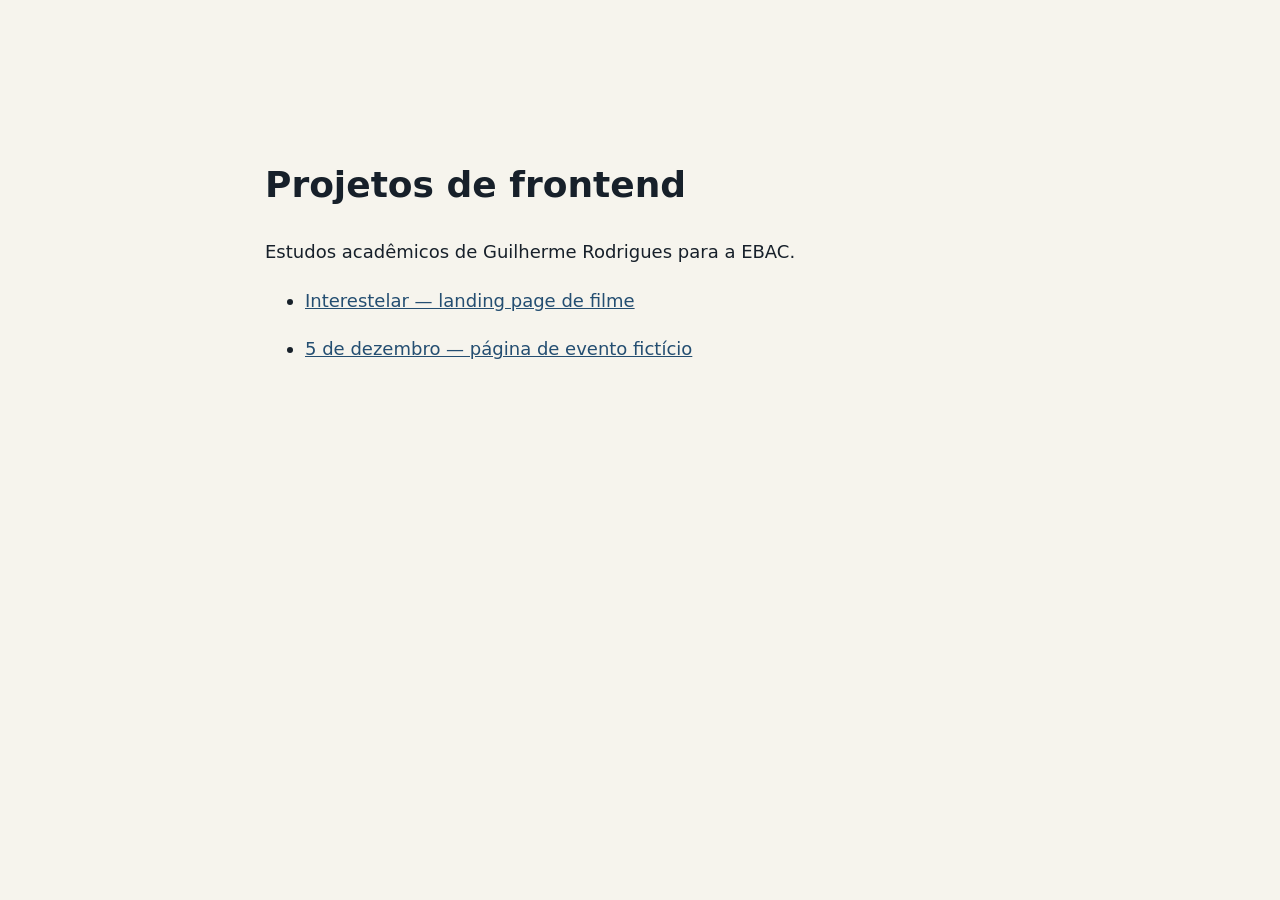
<file: index.html>
<!doctype html><html lang="pt-BR"><meta charset="utf-8"><meta name="viewport" content="width=device-width, initial-scale=1"><title>Projetos EBAC — Guilherme</title><style>body{font:18px/1.6 system-ui;max-width:750px;margin:12vh auto;padding:24px;color:#17202a;background:#f6f4ed}a{color:#244e71}li{margin:20px 0}</style><h1>Projetos de frontend</h1><p>Estudos acadêmicos de Guilherme Rodrigues para a EBAC.</p><ul><li><a href="filme/">Interestelar — landing page de filme</a></li><li><a href="evento/">5 de dezembro — página de evento fictício</a></li></ul></html>
</file>
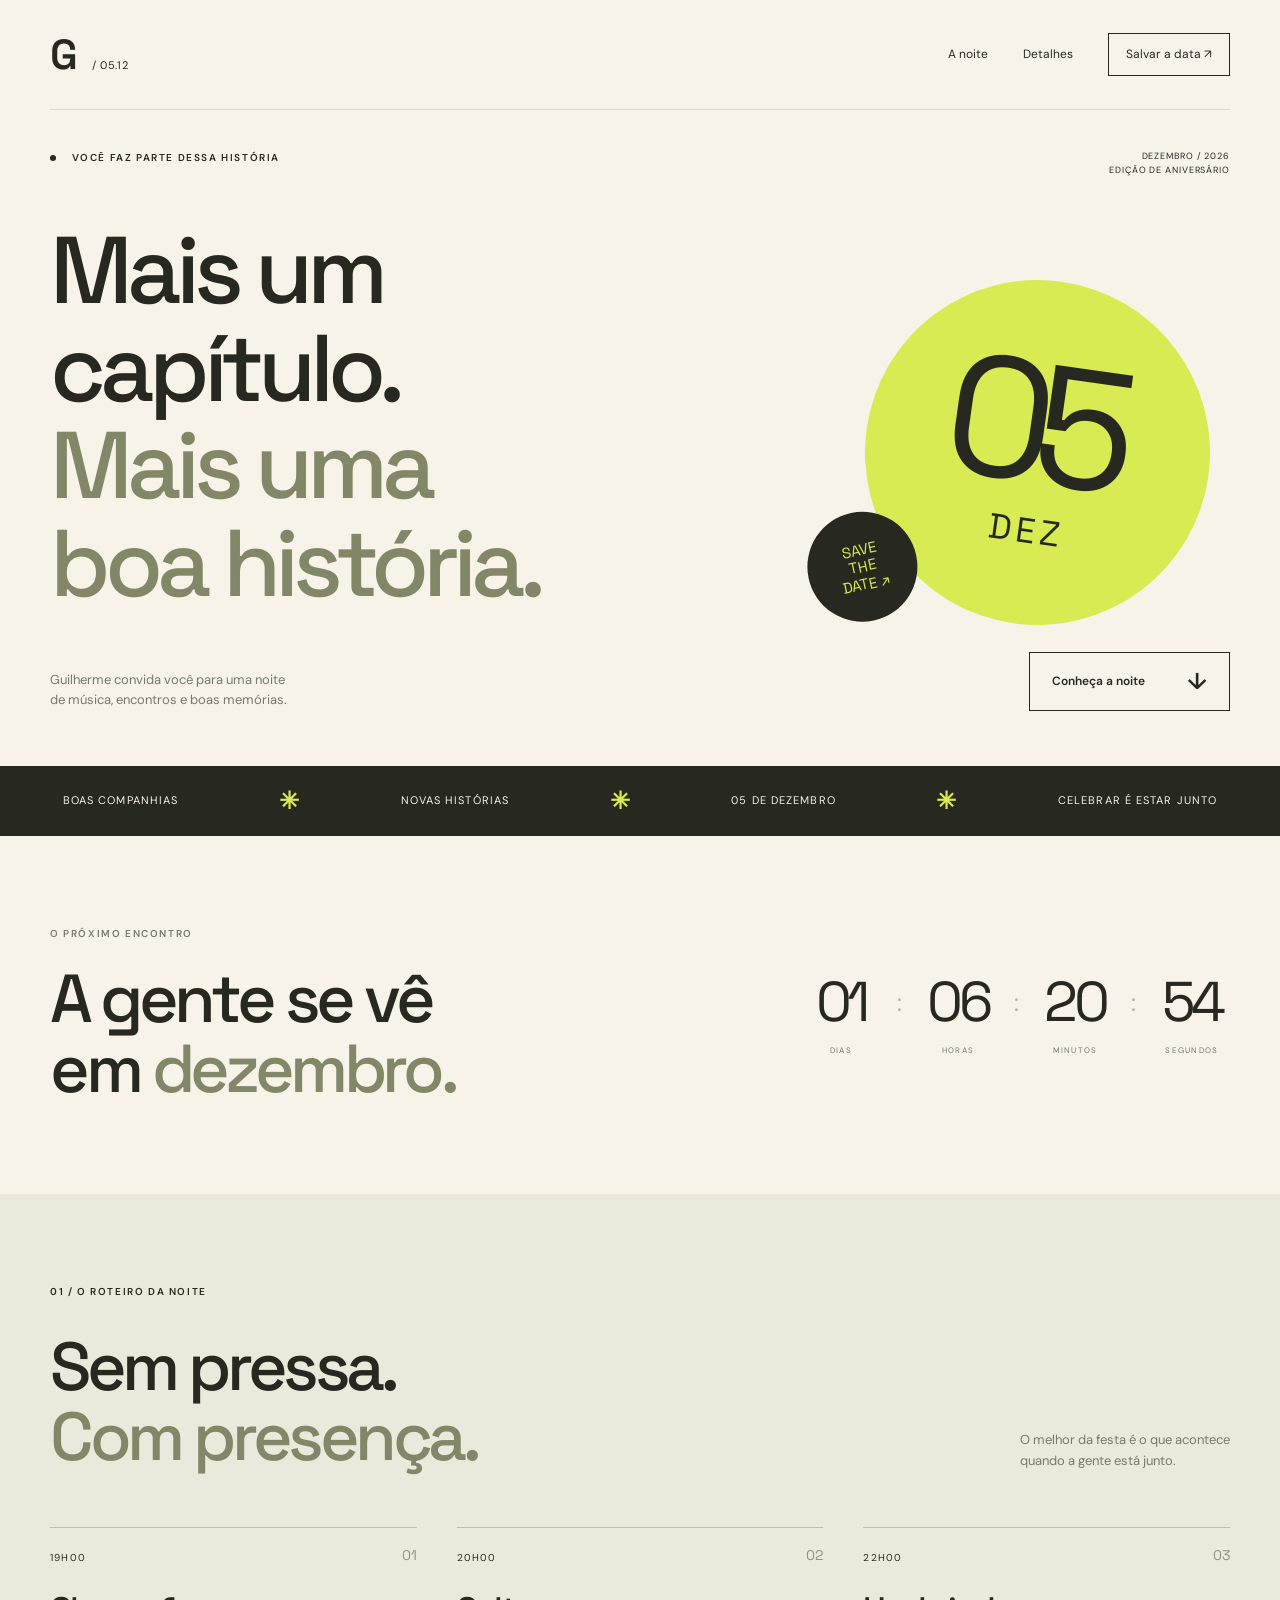
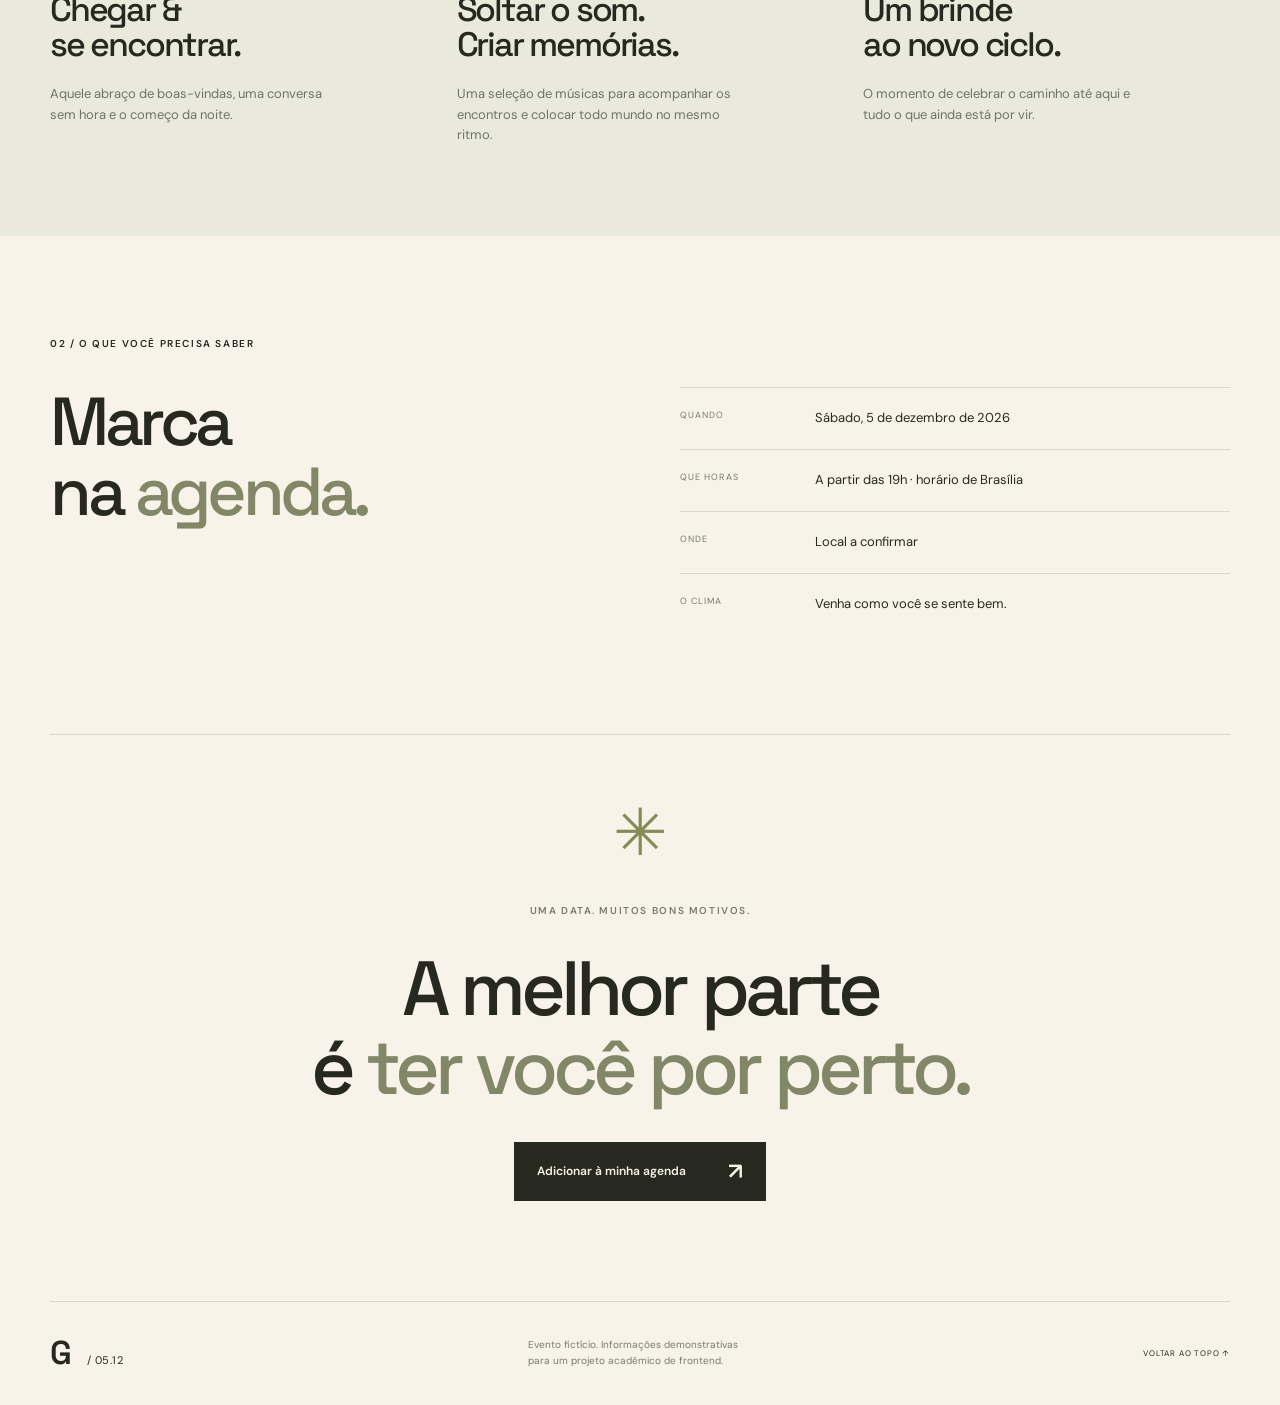
<file: evento/index.html>
<!doctype html><html lang="pt-BR"><head><meta charset="utf-8"><meta name="viewport" content="width=device-width,initial-scale=1"><meta name="description" content="5 de dezembro: uma noite para celebrar. Landing page de evento fictício."><title>05 DEZ — uma noite para celebrar</title><link rel="stylesheet" href="style.css"><script src="main.js" defer></script></head><body>
<a class="skip" href="#principal">Pular para o conteúdo</a>
<header class="wrap header"><a class="logo" href="#inicio">G<span> / 05.12</span></a><nav aria-label="Principal"><a href="#programacao">A noite</a><a href="#detalhes">Detalhes</a><a class="nav-cta" href="evento.ics" download>Salvar a data ↗</a></nav></header>
<main id="principal"><section class="hero wrap" id="inicio"><div class="hero-top"><p class="eyebrow"><span></span> VOCÊ FAZ PARTE DESSA HISTÓRIA</p><p class="edition">DEZEMBRO / 2026<br>EDIÇÃO DE ANIVERSÁRIO</p></div><h1>Mais um<br>capítulo.<i>Mais uma<br>boa história.</i></h1><div class="date-art" aria-hidden="true"><span>05</span><strong>DEZ</strong><div class="sticker">SAVE<br>THE<br>DATE ↗</div></div><div class="hero-bottom"><p>Guilherme convida você para uma noite<br>de música, encontros e boas memórias.</p><a class="button" href="#programacao">Conheça a noite <span>↓</span></a></div></section>
<div class="ticker" aria-hidden="true"><span>BOAS COMPANHIAS</span><b>✳</b><span>NOVAS HISTÓRIAS</span><b>✳</b><span>05 DE DEZEMBRO</span><b>✳</b><span>CELEBRAR É ESTAR JUNTO</span></div>
<section class="countdown wrap" aria-labelledby="countdown-heading"><div><p class="eyebrow">O PRÓXIMO ENCONTRO</p><h2 id="countdown-heading">A gente se vê<br>em <i>dezembro.</i></h2></div><div class="clock" aria-label="Contagem regressiva para 5 de dezembro de 2026, às 19 horas"><div><strong id="dias">--</strong><span>DIAS</span></div><b>:</b><div><strong id="horas">--</strong><span>HORAS</span></div><b>:</b><div><strong id="minutos">--</strong><span>MINUTOS</span></div><b>:</b><div><strong id="segundos">--</strong><span>SEGUNDOS</span></div></div><p id="status" class="clock-status" role="status"></p></section>
<section class="night" id="programacao"><div class="wrap"><p class="eyebrow">01 / O ROTEIRO DA NOITE</p><div class="section-title"><h2>Sem pressa.<br><i>Com presença.</i></h2><p>O melhor da festa é o que acontece<br>quando a gente está junto.</p></div><div class="schedule"><article><span class="number">01</span><p class="time">19H00</p><h3>Chegar &amp;<br>se encontrar.</h3><p>Aquele abraço de boas-vindas, uma conversa sem hora e o começo da noite.</p></article><article><span class="number">02</span><p class="time">20H00</p><h3>Soltar o som.<br>Criar memórias.</h3><p>Uma seleção de músicas para acompanhar os encontros e colocar todo mundo no mesmo ritmo.</p></article><article><span class="number">03</span><p class="time">22H00</p><h3>Um brinde<br>ao novo ciclo.</h3><p>O momento de celebrar o caminho até aqui e tudo o que ainda está por vir.</p></article></div></div></section>
<section class="details wrap" id="detalhes"><p class="eyebrow">02 / O QUE VOCÊ PRECISA SABER</p><div class="details-grid"><h2>Marca<br>na <i>agenda.</i></h2><dl><div><dt>QUANDO</dt><dd>Sábado, 5 de dezembro de 2026</dd></div><div><dt>QUE HORAS</dt><dd>A partir das 19h · horário de Brasília</dd></div><div><dt>ONDE</dt><dd>Local a confirmar</dd></div><div><dt>O CLIMA</dt><dd>Venha como você se sente bem.</dd></div></dl></div></section>
<section class="closing wrap"><div class="spark" aria-hidden="true">✳</div><p class="eyebrow">UMA DATA. MUITOS BONS MOTIVOS.</p><h2>A melhor parte<br>é <i>ter você por perto.</i></h2><a class="button dark" href="evento.ics" download>Adicionar à minha agenda <span>↗</span></a></section></main>
<footer class="wrap footer"><a class="logo" href="#inicio">G<span> / 05.12</span></a><p>Evento fictício. Informações demonstrativas<br>para um projeto acadêmico de frontend.</p><a href="#inicio">VOLTAR AO TOPO ↑</a></footer></body></html>
</file>
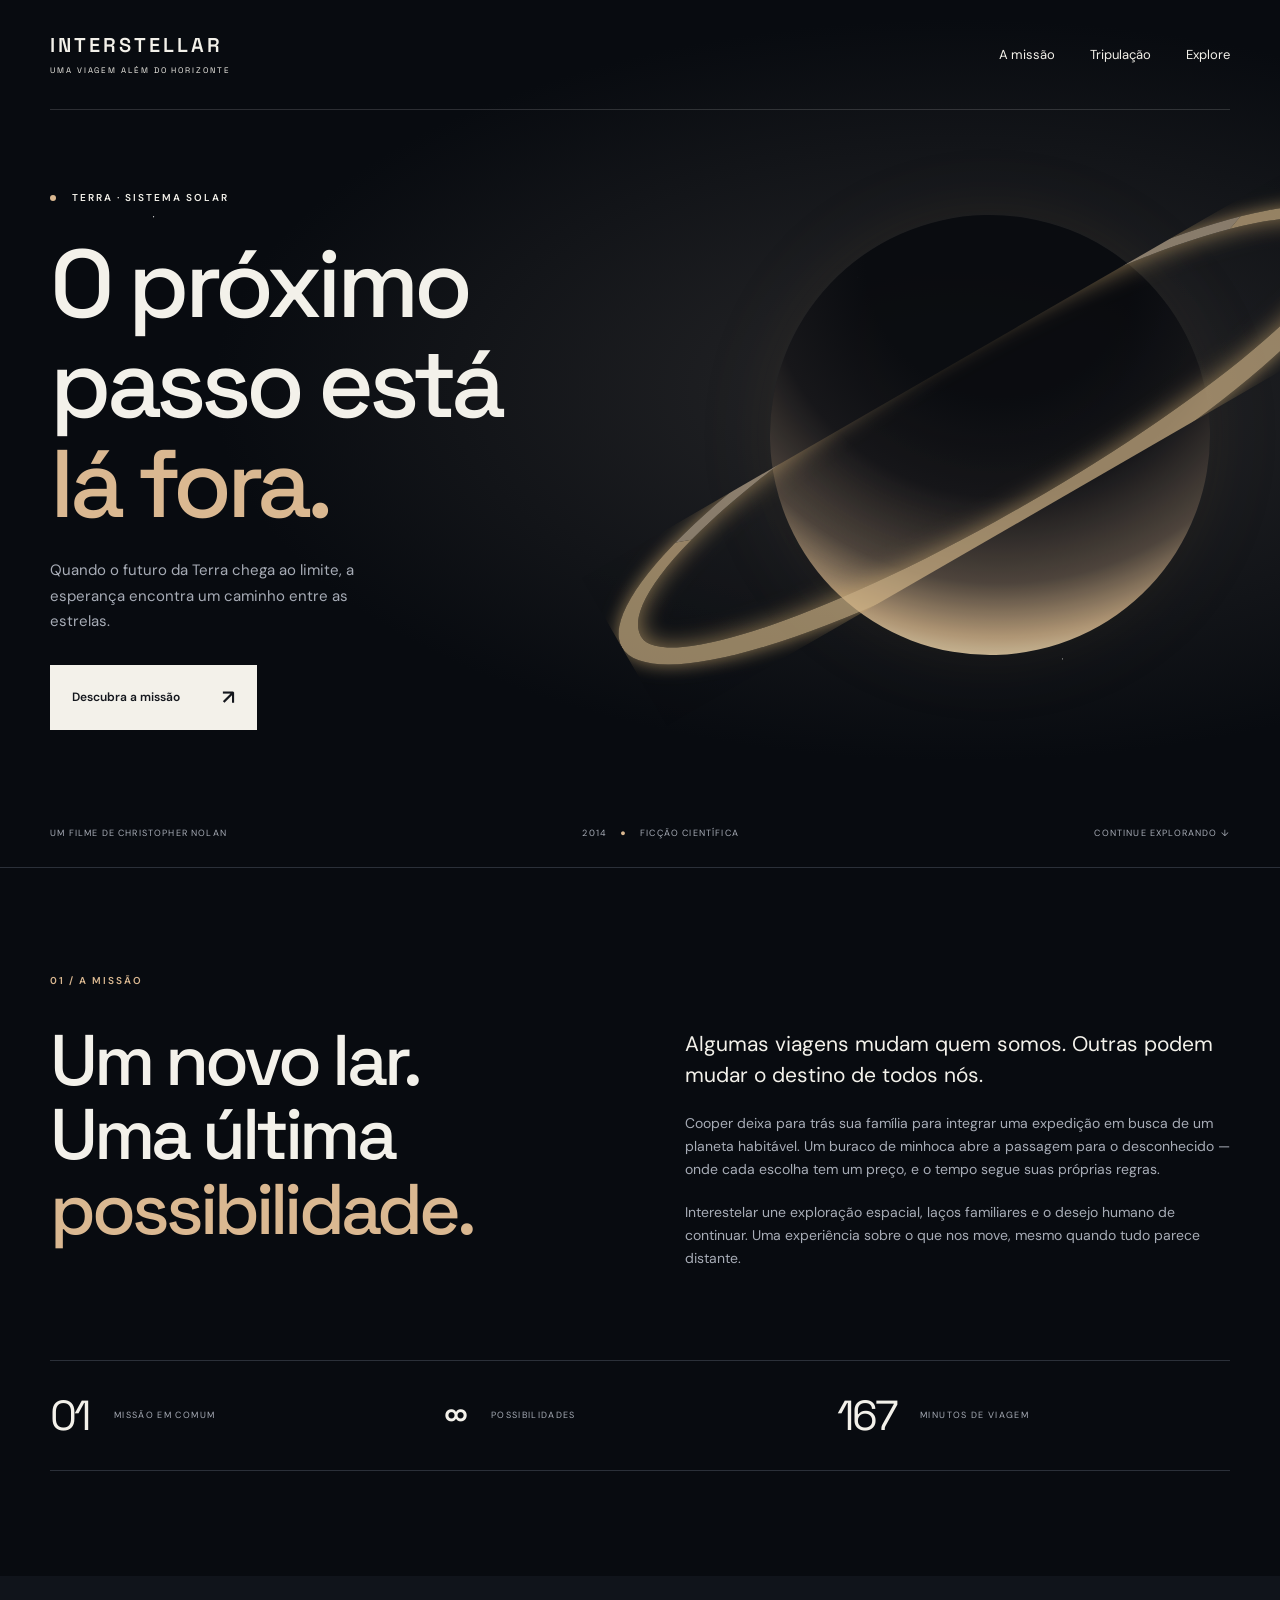
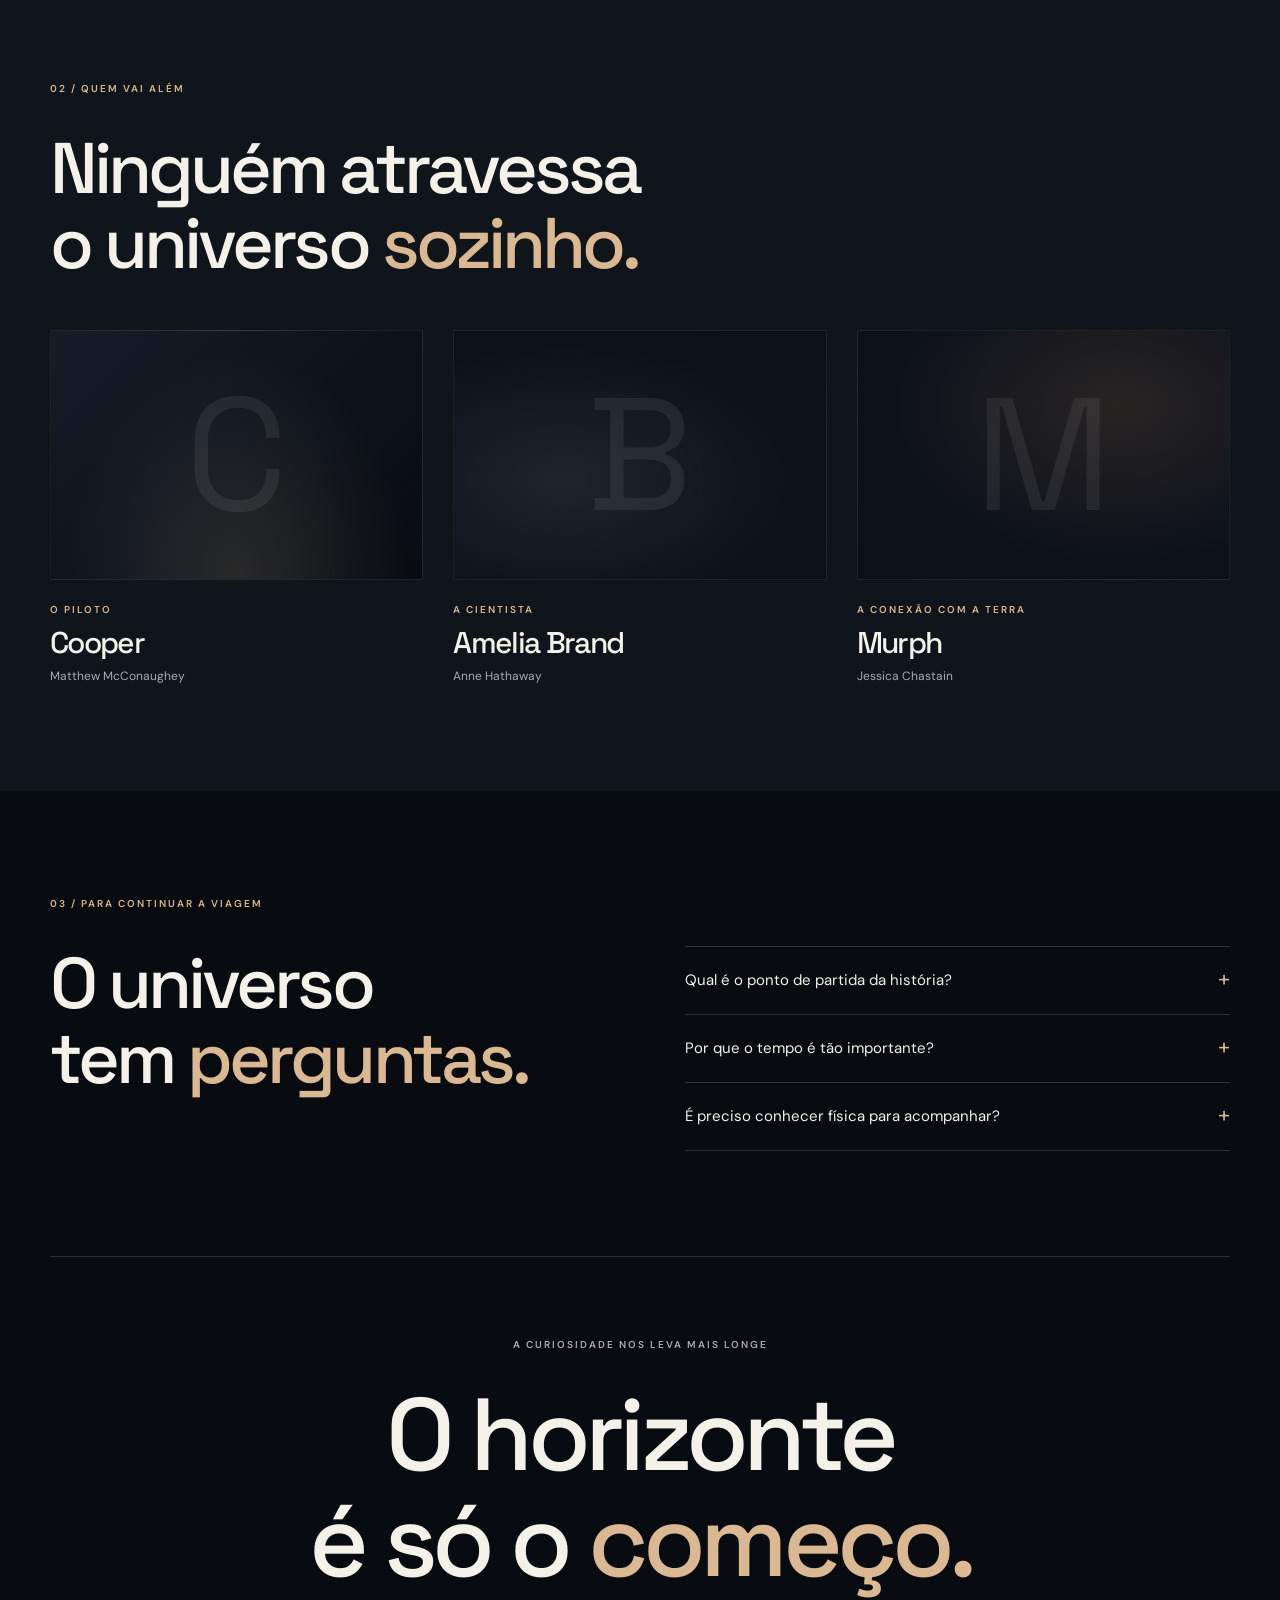
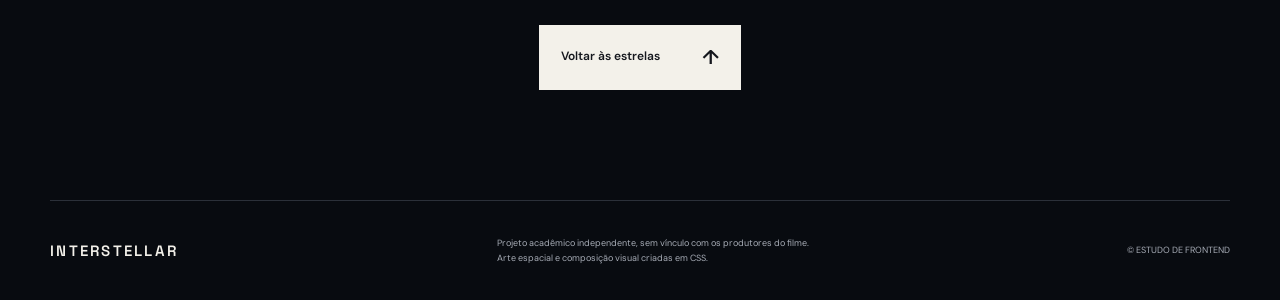
<file: filme/index.html>
<!doctype html>
<html lang="pt-BR">
<head>
  <meta charset="utf-8"><meta name="viewport" content="width=device-width,initial-scale=1">
  <meta name="description" content="Uma viagem pelo universo de Interestelar. Conheça a missão, os personagens e as ideias do filme.">
  <title>Interestelar — além do horizonte</title>
  <link rel="stylesheet" href="style.css"><script src="main.js" defer></script>
</head>
<body>
  <a class="skip" href="#conteudo">Pular para o conteúdo</a>
  <header class="header wrap">
    <a class="brand" href="#inicio" aria-label="Interestelar início">INTERSTELLAR<span>UMA VIAGEM ALÉM DO HORIZONTE</span></a>
    <button class="menu-toggle" aria-controls="navegacao" aria-expanded="false">Menu <span>+</span></button>
    <nav id="navegacao" aria-label="Principal"><a href="#missao">A missão</a><a href="#tripulacao">Tripulação</a><a href="#perguntas">Explore</a></nav>
  </header>
  <main id="conteudo">
    <section class="hero" id="inicio" aria-labelledby="titulo">
      <div class="orbit" aria-hidden="true"><div class="planet"></div><div class="ring"></div></div>
      <div class="wrap hero-content"><p class="eyebrow"><span class="dot"></span> TERRA · SISTEMA SOLAR</p>
        <h1 id="titulo">O próximo<br>passo está<br><em>lá fora.</em></h1>
        <p class="intro">Quando o futuro da Terra chega ao limite, a esperança encontra um caminho entre as estrelas.</p>
        <a class="button" href="#missao">Descubra a missão <span aria-hidden="true">↗</span></a>
      </div>
      <div class="hero-bottom wrap"><span>UM FILME DE CHRISTOPHER NOLAN</span><span>2014 <i>●</i> FICÇÃO CIENTÍFICA</span><a href="#missao">CONTINUE EXPLORANDO ↓</a></div>
    </section>
    <section class="mission wrap section" id="missao">
      <p class="eyebrow">01 / A MISSÃO</p><div class="split"><h2>Um novo lar.<br>Uma última<br><em>possibilidade.</em></h2><div><p class="lead">Algumas viagens mudam quem somos. Outras podem mudar o destino de todos nós.</p><p>Cooper deixa para trás sua família para integrar uma expedição em busca de um planeta habitável. Um buraco de minhoca abre a passagem para o desconhecido — onde cada escolha tem um preço, e o tempo segue suas próprias regras.</p><p>Interestelar une exploração espacial, laços familiares e o desejo humano de continuar. Uma experiência sobre o que nos move, mesmo quando tudo parece distante.</p></div></div>
      <div class="facts"><div><strong>01</strong><span>MISSÃO EM COMUM</span></div><div><strong>∞</strong><span>POSSIBILIDADES</span></div><div><strong>167</strong><span>MINUTOS DE VIAGEM</span></div></div>
    </section>
    <section class="crew section" id="tripulacao"><div class="wrap"><p class="eyebrow">02 / QUEM VAI ALÉM</p><h2>Ninguém atravessa<br>o universo <em>sozinho.</em></h2><div class="crew-grid"><article><div class="portrait p1" aria-hidden="true">C</div><p class="eyebrow">O PILOTO</p><h3>Cooper</h3><p>Matthew McConaughey</p></article><article><div class="portrait p2" aria-hidden="true">B</div><p class="eyebrow">A CIENTISTA</p><h3>Amelia Brand</h3><p>Anne Hathaway</p></article><article><div class="portrait p3" aria-hidden="true">M</div><p class="eyebrow">A CONEXÃO COM A TERRA</p><h3>Murph</h3><p>Jessica Chastain</p></article></div></div></section>
    <section class="wrap section questions" id="perguntas"><p class="eyebrow">03 / PARA CONTINUAR A VIAGEM</p><div class="split"><h2>O universo<br>tem <em>perguntas.</em></h2><div><details><summary>Qual é o ponto de partida da história?</summary><p>Uma Terra cada vez menos habitável e uma equipe que procura um futuro para a humanidade além do Sistema Solar.</p></details><details><summary>Por que o tempo é tão importante?</summary><p>A história explora a relatividade: diferentes condições de gravidade fazem com que o tempo passe de formas diferentes, com consequências para a missão e para as famílias que ficaram na Terra.</p></details><details><summary>É preciso conhecer física para acompanhar?</summary><p>A narrativa apresenta as ideias científicas dentro da jornada dos personagens. A emoção da missão e os relacionamentos conduzem a experiência.</p></details></div></div></section>
    <section class="closing wrap"><p class="eyebrow">A CURIOSIDADE NOS LEVA MAIS LONGE</p><h2>O horizonte<br>é só o <em>começo.</em></h2><a class="button" href="#inicio">Voltar às estrelas <span>↑</span></a></section>
  </main>
  <footer class="wrap footer"><a class="brand" href="#inicio">INTERSTELLAR</a><p>Projeto acadêmico independente, sem vínculo com os produtores do filme.<br>Arte espacial e composição visual criadas em CSS.</p><span>© ESTUDO DE FRONTEND</span></footer>
</body></html>
</file>
<file: evento/style.css>
@import url('https://fonts.googleapis.com/css2?family=DM+Sans:wght@400;500;600;700&family=Space+Grotesk:wght@400;500;600;700&display=swap');
:root{--paper:#f7f3e9;--ink:#272921;--muted:#777a6f;--lime:#d8eb52;--line:#d9d8cd}*{box-sizing:border-box}html{scroll-behavior:smooth;scroll-padding-top:25px}body{margin:0;background:var(--paper);color:var(--ink);font:15px/1.6 'DM Sans',sans-serif}a{color:inherit;text-decoration:none}h1,h2,h3,p{margin:0}h1,h2,h3{font-family:'Space Grotesk',sans-serif;font-weight:500;line-height:1.03;letter-spacing:-.065em}i{font-style:normal;color:#828767}.wrap{width:min(1240px,calc(100% - 100px));margin:auto}.skip{position:absolute;top:-70px;background:var(--ink);color:white;padding:12px;z-index:10}.skip:focus{top:0}.header{height:110px;border-bottom:1px solid var(--line);display:flex;justify-content:space-between;align-items:center}.logo{font-family:'Space Grotesk',sans-serif;font-size:42px;font-weight:600;letter-spacing:-.1em;line-height:1}.logo span{font:11px 'DM Sans',sans-serif;letter-spacing:.04em;margin-left:15px}.header nav{display:flex;align-items:center;gap:35px;font-size:12px}.nav-cta{border:1px solid var(--ink);padding:11px 17px}.header nav a:hover{text-decoration:underline}.hero{position:relative;padding-top:40px;padding-bottom:55px}.hero-top{display:flex;justify-content:space-between;gap:20px}.eyebrow{font-size:10px;letter-spacing:.16em;font-weight:600}.eyebrow>span{display:inline-block;width:6px;height:6px;border-radius:50%;background:var(--ink);margin-right:12px}.edition{font-size:9px;letter-spacing:.1em;line-height:1.5;text-align:right}.hero h1{font-size:clamp(64px,7.4vw,105px);max-width:720px;margin-top:45px;position:relative;z-index:1}.hero h1 i{display:block}.date-art{position:absolute;right:20px;top:170px;width:345px;height:345px;border-radius:50%;background:var(--lime);transform:rotate(8deg);display:flex;align-items:center;justify-content:center;flex-direction:column}.date-art>span{font:170px/.8 'Space Grotesk',sans-serif;letter-spacing:-.12em;margin-right:20px}.date-art>strong{font:35px/1 'Space Grotesk',sans-serif;letter-spacing:.12em;margin-top:22px}.sticker{position:absolute;bottom:-20px;left:-40px;width:110px;height:110px;background:var(--ink);color:var(--lime);border-radius:50%;font:15px/1.15 'Space Grotesk',sans-serif;display:grid;place-content:center;text-align:center;transform:rotate(-20deg)}.hero-bottom{display:flex;align-items:flex-end;justify-content:space-between;margin-top:40px}.hero-bottom p{font-size:13px;color:var(--muted)}.button{display:inline-flex;gap:42px;align-items:center;justify-content:space-between;font-size:12px;font-weight:600;padding:17px 22px;border:1px solid var(--ink)}.button span{font-size:23px;line-height:1}.button:hover{background:var(--lime)}.ticker{background:var(--ink);color:var(--paper);padding:23px 25px;display:flex;align-items:center;justify-content:space-around;gap:25px;font-size:11px;letter-spacing:.1em;overflow:hidden;white-space:nowrap}.ticker b{font-size:24px;color:var(--lime);line-height:1}.countdown{display:flex;justify-content:space-between;align-items:center;padding:90px 0;position:relative}.countdown .eyebrow{color:var(--muted);margin-bottom:22px}h2{font-size:clamp(45px,5.3vw,70px)}.clock{display:flex;gap:18px;align-items:center}.clock>div{min-width:76px;text-align:center}.clock strong{font:56px/1 'Space Grotesk',sans-serif;letter-spacing:-.08em;font-weight:400}.clock span{display:block;font-size:8px;letter-spacing:.16em;margin-top:14px;color:var(--muted)}.clock>b{font-size:25px;font-weight:400;padding-bottom:25px;color:#b2b4a5}.clock-status{position:absolute;bottom:40px;right:0;font-size:12px}.night{background:#e9eadc;padding:90px 0}.section-title{display:flex;justify-content:space-between;align-items:flex-end;margin-top:32px}.section-title>p{font-size:13px;color:var(--muted)}.schedule{display:grid;grid-template-columns:repeat(3,1fr);gap:40px;margin-top:55px}.schedule article{border-top:1px solid #bec1ae;padding-top:22px;position:relative}.number{position:absolute;right:0;top:18px;color:#8f947d;font:14px 'Space Grotesk',sans-serif}.time{font-size:10px;letter-spacing:.12em;margin-bottom:26px}.schedule h3{font-size:34px}.schedule article>p:last-child{font-size:13px;color:#6f7463;margin-top:22px;max-width:290px}.details{padding:100px 0}.details-grid{display:grid;grid-template-columns:1fr 1fr;gap:80px;margin-top:35px}dl{margin:0}dl>div{border-top:1px solid var(--line);padding:20px 0;display:grid;grid-template-columns:110px 1fr;gap:25px}dt{font-size:9px;letter-spacing:.12em;color:var(--muted)}dd{margin:0;font-size:13px}.closing{border-top:1px solid var(--line);text-align:center;padding:50px 0 100px}.spark{font-size:65px;line-height:1.5;color:#858b56}.closing .eyebrow{margin:20px 0 30px;color:var(--muted)}.closing h2{font-size:clamp(47px,6vw,82px)}.dark{background:var(--ink);color:var(--paper);margin-top:35px}.dark:hover{color:var(--ink)}.footer{border-top:1px solid var(--line);padding:35px 0;display:flex;align-items:center;justify-content:space-between;gap:30px}.footer .logo{font-size:33px}.footer p{color:var(--muted);font-size:10px}.footer>a:last-child{font-size:8px;letter-spacing:.1em}:focus-visible{outline:3px solid #6b7734;outline-offset:5px}
@media(max-width:1000px){.wrap{width:calc(100% - 50px)}.hero h1{font-size:80px}.date-art{width:265px;height:265px;top:190px;right:0}.date-art>span{font-size:130px}.date-art>strong{font-size:27px}.sticker{width:90px;height:90px;font-size:12px;left:-10px}.clock{gap:10px}.clock>div{min-width:55px}.clock strong{font-size:43px}.schedule{gap:25px}.schedule h3{font-size:28px}.details-grid{gap:35px}dl>div{gap:12px;grid-template-columns:90px 1fr}.ticker>span:last-child{display:none}}
@media(max-width:650px){.wrap{width:calc(100% - 40px)}.header{height:85px}.logo{font-size:35px}.logo span{font-size:9px;margin-left:9px}.header nav{gap:17px;font-size:11px}.header nav>a:first-child{display:none}.nav-cta{padding:9px 12px}.hero{padding-top:25px;padding-bottom:35px}.hero-top .eyebrow{font-size:7px;letter-spacing:.1em}.edition{font-size:7px}.hero h1{font-size:59px;margin-top:32px}.date-art{width:138px;height:138px;top:228px;right:-3px;opacity:.95}.date-art>span{font-size:69px;margin-right:10px}.date-art>strong{font-size:16px;margin-top:12px}.sticker{width:52px;height:52px;font-size:7px;left:-8px;bottom:-8px}.hero-bottom{display:block;margin-top:32px}.hero-bottom p{font-size:12px}.hero-bottom .button{margin-top:25px}.button{font-size:11px;padding:14px 18px;gap:45px}.ticker{padding:18px 20px;justify-content:flex-start;font-size:9px;gap:22px}.countdown{display:block;padding:60px 0 65px}.countdown .eyebrow{font-size:8px;margin-bottom:20px}.clock{justify-content:space-between;gap:8px;margin-top:38px}.clock>div{min-width:47px}.clock strong{font-size:42px}.clock span{font-size:7px}.clock>b{font-size:18px}.clock-status{bottom:22px;left:0;font-size:10px}.night{padding:60px 0}.section-title{display:block}.section-title>p{font-size:12px;margin-top:23px}.schedule{grid-template-columns:1fr;gap:35px;margin-top:35px}.schedule article{padding-right:55px}.schedule h3{font-size:35px}.schedule article>p:last-child{max-width:100%}.time{margin-bottom:20px}.details{padding:65px 0}.details-grid{grid-template-columns:1fr;gap:30px}dl>div{grid-template-columns:75px 1fr}dd{font-size:12px}.closing{padding:35px 0 65px}.closing h2{font-size:46px}.closing .eyebrow{font-size:8px}.footer{flex-wrap:wrap;padding:25px 0;gap:22px}.footer>a:last-child{display:none}.footer p{font-size:9px}.spark{font-size:52px}}
@media(prefers-reduced-motion:reduce){html{scroll-behavior:auto}}
@media(max-width:650px){.date-art{position:relative;top:auto;right:auto;margin:30px 8px 40px auto}}
</file>
<file: filme/style.css>
@import url('https://fonts.googleapis.com/css2?family=DM+Sans:wght@400;500;600;700&family=Space+Grotesk:wght@400;500;600;700&display=swap');
:root{--bg:#080b10;--ink:#f3f1ea;--muted:#a7acb6;--line:#2b3039;--accent:#dab891}*{box-sizing:border-box}html{scroll-behavior:smooth;scroll-padding-top:35px}body{margin:0;background:var(--bg);color:var(--ink);font:16px/1.65 'DM Sans',sans-serif}a{color:inherit;text-decoration:none}button{font:inherit}h1,h2,h3,p{margin:0}h1,h2,h3{font-family:'Space Grotesk',sans-serif;line-height:1.04;letter-spacing:-.055em;font-weight:500}h2{font-size:clamp(42px,5.6vw,76px)}h3{font-size:30px}em{font-style:normal;color:var(--accent)}.wrap{width:min(1240px,calc(100% - 100px));margin:auto}.skip{position:absolute;top:-100px;left:20px;z-index:10;background:var(--ink);color:var(--bg);padding:12px}.skip:focus{top:10px}.header{height:110px;display:flex;align-items:center;justify-content:space-between;position:relative;z-index:2;border-bottom:1px solid #ffffff25}.brand{font-family:'Space Grotesk',sans-serif;font-weight:600;letter-spacing:.15em;font-size:20px;line-height:1.2}.brand span{display:block;font-size:8px;letter-spacing:.24em;margin-top:9px;font-weight:400}.header nav{display:flex;gap:35px;font-size:13px}.header nav a:hover{color:var(--accent)}.menu-toggle{display:none}.hero{min-height:790px;position:relative;overflow:hidden;margin-top:-110px;padding-top:190px;border-bottom:1px solid var(--line);background:radial-gradient(ellipse at 75% 45%,#272729 0,transparent 55%),radial-gradient(1px 1px at 12% 25%,#fff,transparent),radial-gradient(1px 1px at 83% 76%,#ddd,transparent),radial-gradient(1px 1px at 67% 32%,#ccc,transparent)}.hero-content{position:relative;z-index:1}.eyebrow{font-size:10px;letter-spacing:.2em;font-weight:600;line-height:1.5;text-transform:uppercase}.dot{display:inline-block;width:6px;height:6px;background:var(--accent);border-radius:50%;margin-right:12px}.hero h1{font-size:clamp(64px,7.5vw,108px);margin:30px 0 24px}.intro{max-width:340px;font-size:15px;color:var(--muted);line-height:1.7}.button{display:inline-flex;gap:42px;align-items:center;background:var(--ink);color:#14171d;padding:16px 22px;font-size:12px;font-weight:600;margin-top:30px}.button span{font-size:20px}.button:hover{background:var(--accent)}.orbit{position:absolute;width:680px;height:680px;right:-50px;top:95px;transform:rotate(-24deg);display:grid;place-items:center;opacity:.95}.planet{width:440px;height:440px;border-radius:50%;background:radial-gradient(circle at 68% 15%,#0a0c10 28%,#17171a 49%,#51473e 67%,#b69b78 78%,#ede1bc 87%,#272322 91%);box-shadow:0 0 80px #a98b5d1a}.ring{position:absolute;width:850px;height:200px;border-radius:50%;border:22px solid #d7ba8a;border-top:8px solid #c4b094;box-shadow:0 0 18px #d3af74,inset 0 0 25px #d3af74;transform:rotate(-6deg);opacity:.7;clip-path:polygon(0 10%,100% 10%,100% 95%,0 95%)}.hero-bottom{display:flex;justify-content:space-between;gap:20px;position:relative;z-index:1;margin-top:70px;padding:26px 0;font-size:9px;letter-spacing:.13em;color:var(--muted)}.hero-bottom i{font-style:normal;color:var(--accent);margin:0 10px}.section{padding-top:105px;padding-bottom:105px}.section>.eyebrow,.section .wrap>.eyebrow{color:var(--accent);margin-bottom:35px}.split{display:grid;grid-template-columns:1fr 1fr;gap:90px}.split p{color:var(--muted);font-size:14px;margin-bottom:20px}.split p.lead{font-size:21px;line-height:1.5;color:var(--ink);margin-top:6px}.facts{display:grid;grid-template-columns:repeat(3,1fr);margin-top:70px;border-top:1px solid var(--line);border-bottom:1px solid var(--line)}.facts>div{padding:28px 0;display:flex;align-items:center;gap:24px}.facts strong{font:42px 'Space Grotesk',sans-serif;font-weight:400;letter-spacing:-.06em}.facts span{font-size:9px;letter-spacing:.15em;color:var(--muted)}.crew{background:#10141b}.crew-grid{display:grid;grid-template-columns:repeat(3,1fr);gap:30px;margin-top:50px}.portrait{height:250px;display:grid;place-items:center;font:160px 'Space Grotesk',sans-serif;color:#ffffff12;border:1px solid #ffffff12;background:radial-gradient(ellipse at 50% 100%,#9c8b7133,transparent 65%),linear-gradient(135deg,#141c28,#080b10)}.p2{background:radial-gradient(ellipse at 30% 60%,#5b728533,transparent 65%),#0c1119}.p3{background:radial-gradient(ellipse at 70% 30%,#956d4e33,transparent 65%),#0c1119}.crew article .eyebrow{color:var(--accent);margin:22px 0 10px}.crew article>p:last-child{font-size:12px;color:var(--muted);margin-top:8px}.questions details{border-bottom:1px solid var(--line);padding:21px 0}.questions details:first-child{border-top:1px solid var(--line)}summary{cursor:pointer;list-style:none;font-size:15px;display:flex;justify-content:space-between;gap:20px}summary::after{content:'+';color:var(--accent);font-size:22px;line-height:1}details[open] summary::after{content:'−'}.questions details p{margin:20px 30px 0 0;font-size:13px}.closing{padding:80px 0 110px;text-align:center;border-top:1px solid var(--line)}.closing .eyebrow{color:var(--muted);margin-bottom:30px}.closing h2{font-size:clamp(55px,8vw,108px)}.footer{border-top:1px solid var(--line);padding:35px 0;display:flex;align-items:center;gap:40px;justify-content:space-between}.footer .brand{font-size:15px}.footer p,.footer>span{font-size:9px;color:var(--muted)}:focus-visible{outline:2px solid var(--accent);outline-offset:5px}
@media(max-width:900px){.wrap{width:calc(100% - 50px)}.orbit{right:-260px;opacity:.65}.hero{min-height:740px}.hero-bottom{margin-top:65px}.hero-bottom>a{display:none}.split{gap:40px}.section{padding-top:75px;padding-bottom:75px}.facts>div{display:block}.facts span{display:block}.portrait{height:190px}.footer{flex-wrap:wrap}.footer>span{display:none}}
@media(max-width:600px){.wrap{width:calc(100% - 40px)}.header{height:90px}.brand{font-size:16px}.brand span{font-size:6px}.menu-toggle{display:flex;gap:12px;border:0;background:none;color:var(--ink);font-size:12px}.menu-toggle span{color:var(--accent)}.header nav{display:none;position:absolute;top:80px;right:0;background:#151a23;padding:25px;flex-direction:column;border:1px solid var(--line)}.header nav.open{display:flex}.hero{margin-top:-90px;padding-top:150px;min-height:750px}.hero h1{font-size:66px}.orbit{width:550px;height:550px;right:-335px;top:190px;opacity:.45}.planet{width:380px;height:380px}.ring{width:650px;height:170px}.intro{max-width:255px;font-size:13px}.hero-bottom{display:block;margin-top:65px;font-size:8px}.hero-bottom span{display:block;margin-bottom:12px}.split{grid-template-columns:1fr;gap:30px}.split p.lead{font-size:19px}.facts{margin-top:40px;gap:10px}.facts strong{font-size:34px}.facts span{font-size:7px;letter-spacing:.08em}.crew-grid{grid-template-columns:1fr;gap:35px}.portrait{height:210px}.crew article{display:grid;grid-template-columns:110px 1fr;column-gap:20px}.crew article .portrait{height:140px;grid-row:1/4;font-size:70px}.crew article .eyebrow{margin-top:15px;font-size:8px}.crew article h3{font-size:27px}.footer{gap:20px}.section>.eyebrow,.section .wrap>.eyebrow{margin-bottom:25px}}
@media(prefers-reduced-motion:reduce){html{scroll-behavior:auto}}
</file>
